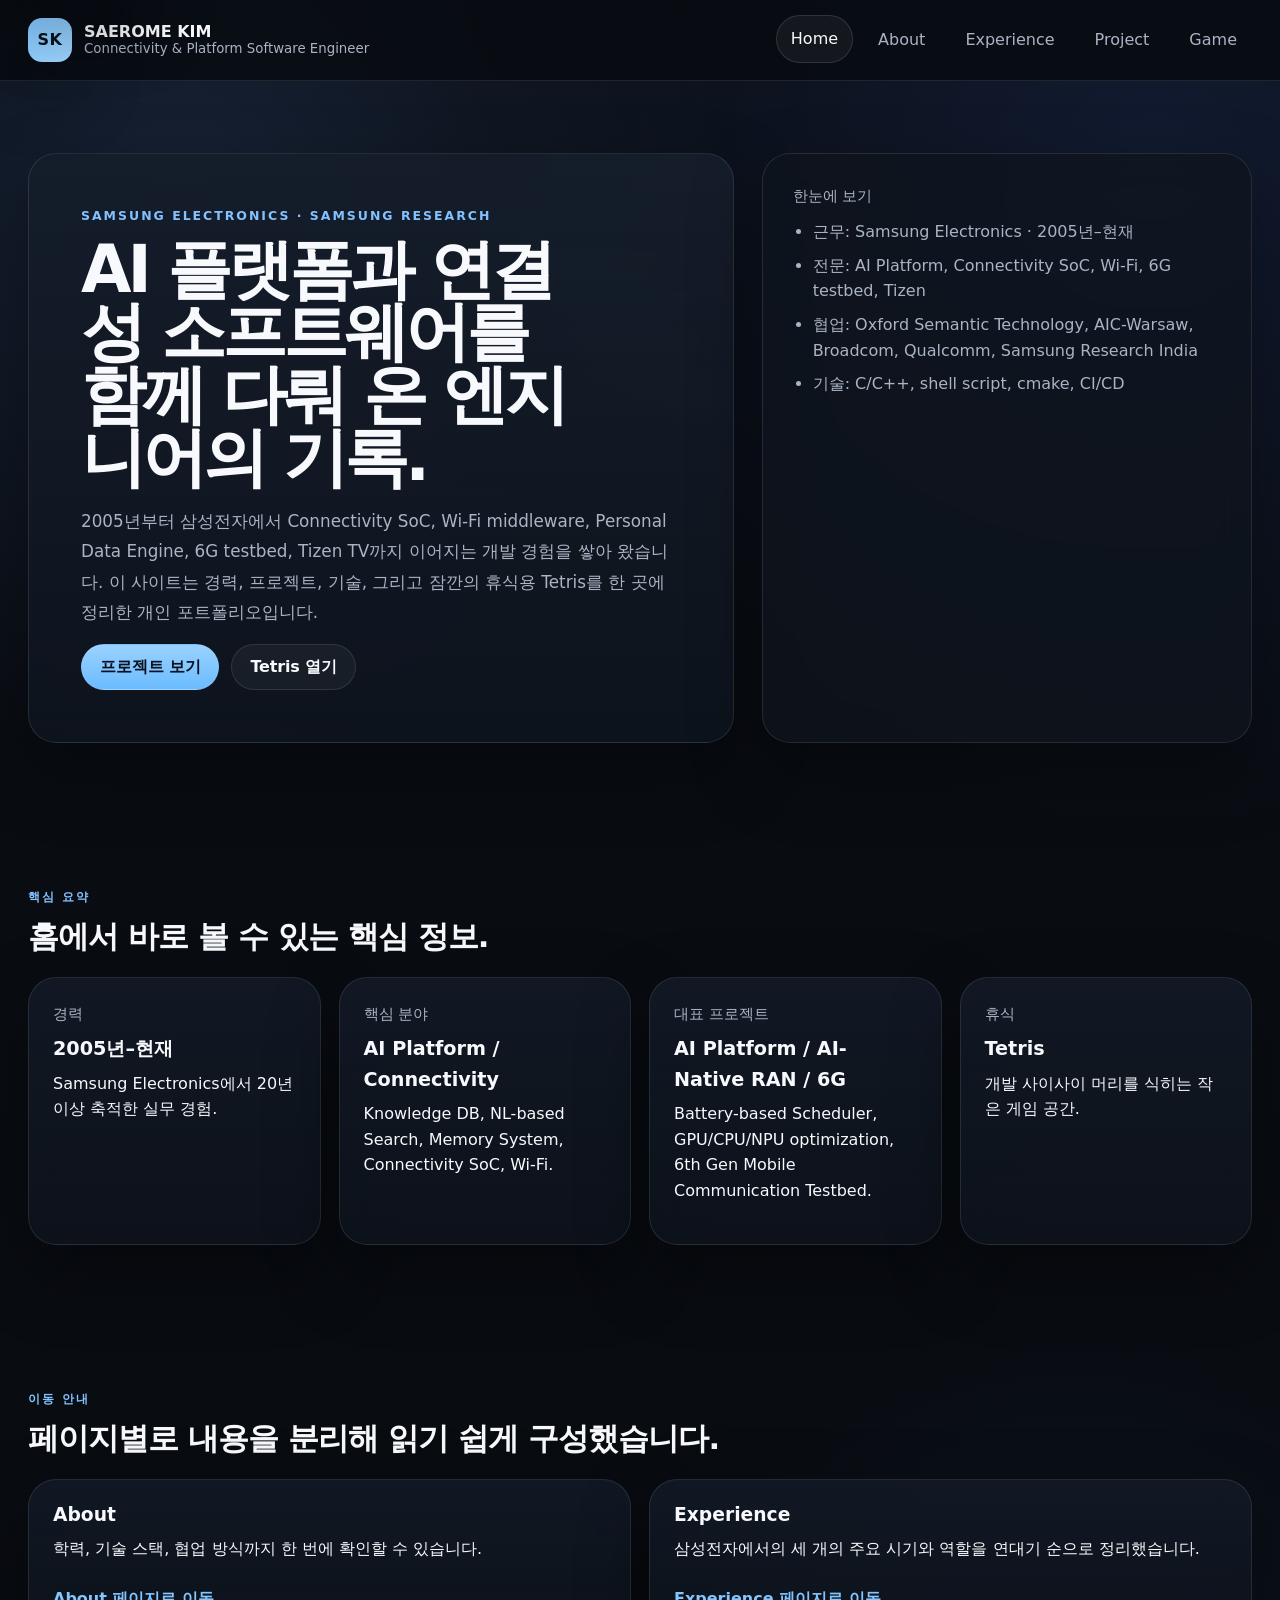
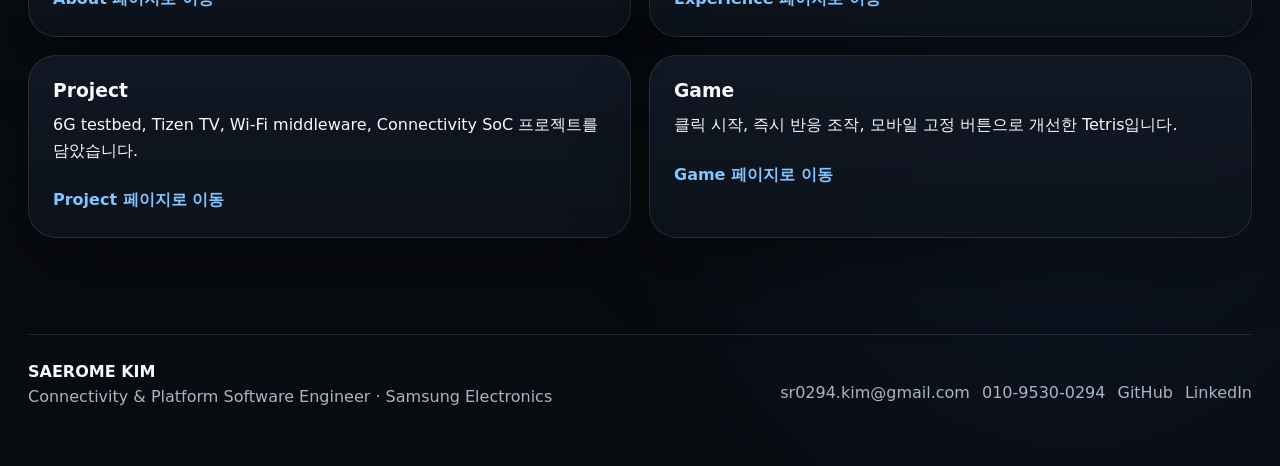
<file: index.html>
<!doctype html>
<html lang="ko">
  <head>
    <meta charset="utf-8">
    <meta name="viewport" content="width=device-width, initial-scale=1">
    <meta
      name="description"
      content="SAEROME KIM의 연결성, 무선, 플랫폼 소프트웨어 경력과 프로젝트, 그리고 Tetris 게임을 담은 개인 포트폴리오."
    >
    <title>SAEROME KIM | AI Platform &amp; Connectivity Software Engineer</title>
    <link rel="stylesheet" href="styles.css">
    <script src="script.js" defer></script>
  </head>
  <body class="page page-home" data-page="home">
    <a class="skip-link" href="#main">본문 바로가기</a>

    <header class="site-header">
      <div class="shell header-shell">
        <a class="brand" href="index.html" aria-label="SAEROME KIM 홈">
          <span class="brand-mark">SK</span>
          <span class="brand-text">
            <strong>SAEROME KIM</strong>
            <small>Connectivity &amp; Platform Software Engineer</small>
          </span>
        </a>

        <nav class="site-nav" aria-label="주요 메뉴">
          <a class="nav-link" href="index.html">Home</a>
          <a class="nav-link" href="about.html">About</a>
          <a class="nav-link" href="experience.html">Experience</a>
          <a class="nav-link" href="projects.html">Project</a>
          <a class="nav-link" href="game.html">Game</a>
        </nav>
      </div>
    </header>

    <main id="main">
      <section class="page-hero shell">
        <div class="page-hero__copy panel panel-hero">
          <p class="eyebrow">Samsung Electronics · Samsung Research</p>
          <h1>AI 플랫폼과 연결성 소프트웨어를 함께 다뤄 온 엔지니어의 기록.</h1>
          <p class="lead">
            2005년부터 삼성전자에서 Connectivity SoC, Wi-Fi middleware, Personal Data Engine,
            6G testbed, Tizen TV까지 이어지는 개발 경험을 쌓아 왔습니다.
            이 사이트는 경력, 프로젝트, 기술, 그리고 잠깐의 휴식용 Tetris를 한 곳에 정리한 개인 포트폴리오입니다.
          </p>
          <div class="hero-actions">
            <a class="button button-primary" href="projects.html">프로젝트 보기</a>
            <a class="button button-secondary" href="game.html">Tetris 열기</a>
          </div>
        </div>

        <aside class="page-hero__aside panel">
          <p class="card-label">한눈에 보기</p>
          <ul class="status-list">
            <li>근무: Samsung Electronics · 2005년–현재</li>
            <li>전문: AI Platform, Connectivity SoC, Wi-Fi, 6G testbed, Tizen</li>
            <li>협업: Oxford Semantic Technology, AIC-Warsaw, Broadcom, Qualcomm, Samsung Research India</li>
            <li>기술: C/C++, shell script, cmake, CI/CD</li>
          </ul>
        </aside>
      </section>

      <section class="section shell">
        <div class="section-heading">
          <p class="eyebrow">핵심 요약</p>
          <h2>홈에서 바로 볼 수 있는 핵심 정보.</h2>
        </div>
        <div class="metric-grid">
          <article class="metric-card">
            <span>경력</span>
            <strong>2005년–현재</strong>
            <p>Samsung Electronics에서 20년 이상 축적한 실무 경험.</p>
          </article>
          <article class="metric-card">
            <span>핵심 분야</span>
            <strong>AI Platform / Connectivity</strong>
            <p>Knowledge DB, NL-based Search, Memory System, Connectivity SoC, Wi-Fi.</p>
          </article>
          <article class="metric-card">
            <span>대표 프로젝트</span>
            <strong>AI Platform / AI-Native RAN / 6G</strong>
            <p>Battery-based Scheduler, GPU/CPU/NPU optimization, 6th Gen Mobile Communication Testbed.</p>
          </article>
          <article class="metric-card">
            <span>휴식</span>
            <strong>Tetris</strong>
            <p>개발 사이사이 머리를 식히는 작은 게임 공간.</p>
          </article>
        </div>
      </section>

      <section class="section shell">
        <div class="section-heading">
          <p class="eyebrow">이동 안내</p>
          <h2>페이지별로 내용을 분리해 읽기 쉽게 구성했습니다.</h2>
        </div>
        <div class="link-grid">
          <article class="link-card">
            <h3>About</h3>
            <p>학력, 기술 스택, 협업 방식까지 한 번에 확인할 수 있습니다.</p>
            <a class="text-link" href="about.html">About 페이지로 이동</a>
          </article>
          <article class="link-card">
            <h3>Experience</h3>
            <p>삼성전자에서의 세 개의 주요 시기와 역할을 연대기 순으로 정리했습니다.</p>
            <a class="text-link" href="experience.html">Experience 페이지로 이동</a>
          </article>
          <article class="link-card">
            <h3>Project</h3>
            <p>6G testbed, Tizen TV, Wi-Fi middleware, Connectivity SoC 프로젝트를 담았습니다.</p>
            <a class="text-link" href="projects.html">Project 페이지로 이동</a>
          </article>
          <article class="link-card">
            <h3>Game</h3>
            <p>클릭 시작, 즉시 반응 조작, 모바일 고정 버튼으로 개선한 Tetris입니다.</p>
            <a class="text-link" href="game.html">Game 페이지로 이동</a>
          </article>
        </div>
      </section>
    </main>

    <footer class="site-footer shell">
      <div>
        <strong>SAEROME KIM</strong>
        <p>Connectivity &amp; Platform Software Engineer · Samsung Electronics</p>
      </div>
      <div class="footer-links">
        <a href="mailto:sr0294.kim@gmail.com">sr0294.kim@gmail.com</a>
        <a href="tel:+821095300294">010-9530-0294</a>
        <a href="https://github.com/saerome-kim" target="_blank" rel="noopener noreferrer">GitHub</a>
        <a href="https://www.linkedin.com/in/saerome-kim-599068230/" target="_blank" rel="noopener noreferrer">LinkedIn</a>
      </div>
    </footer>
  </body>
</html>
</file>
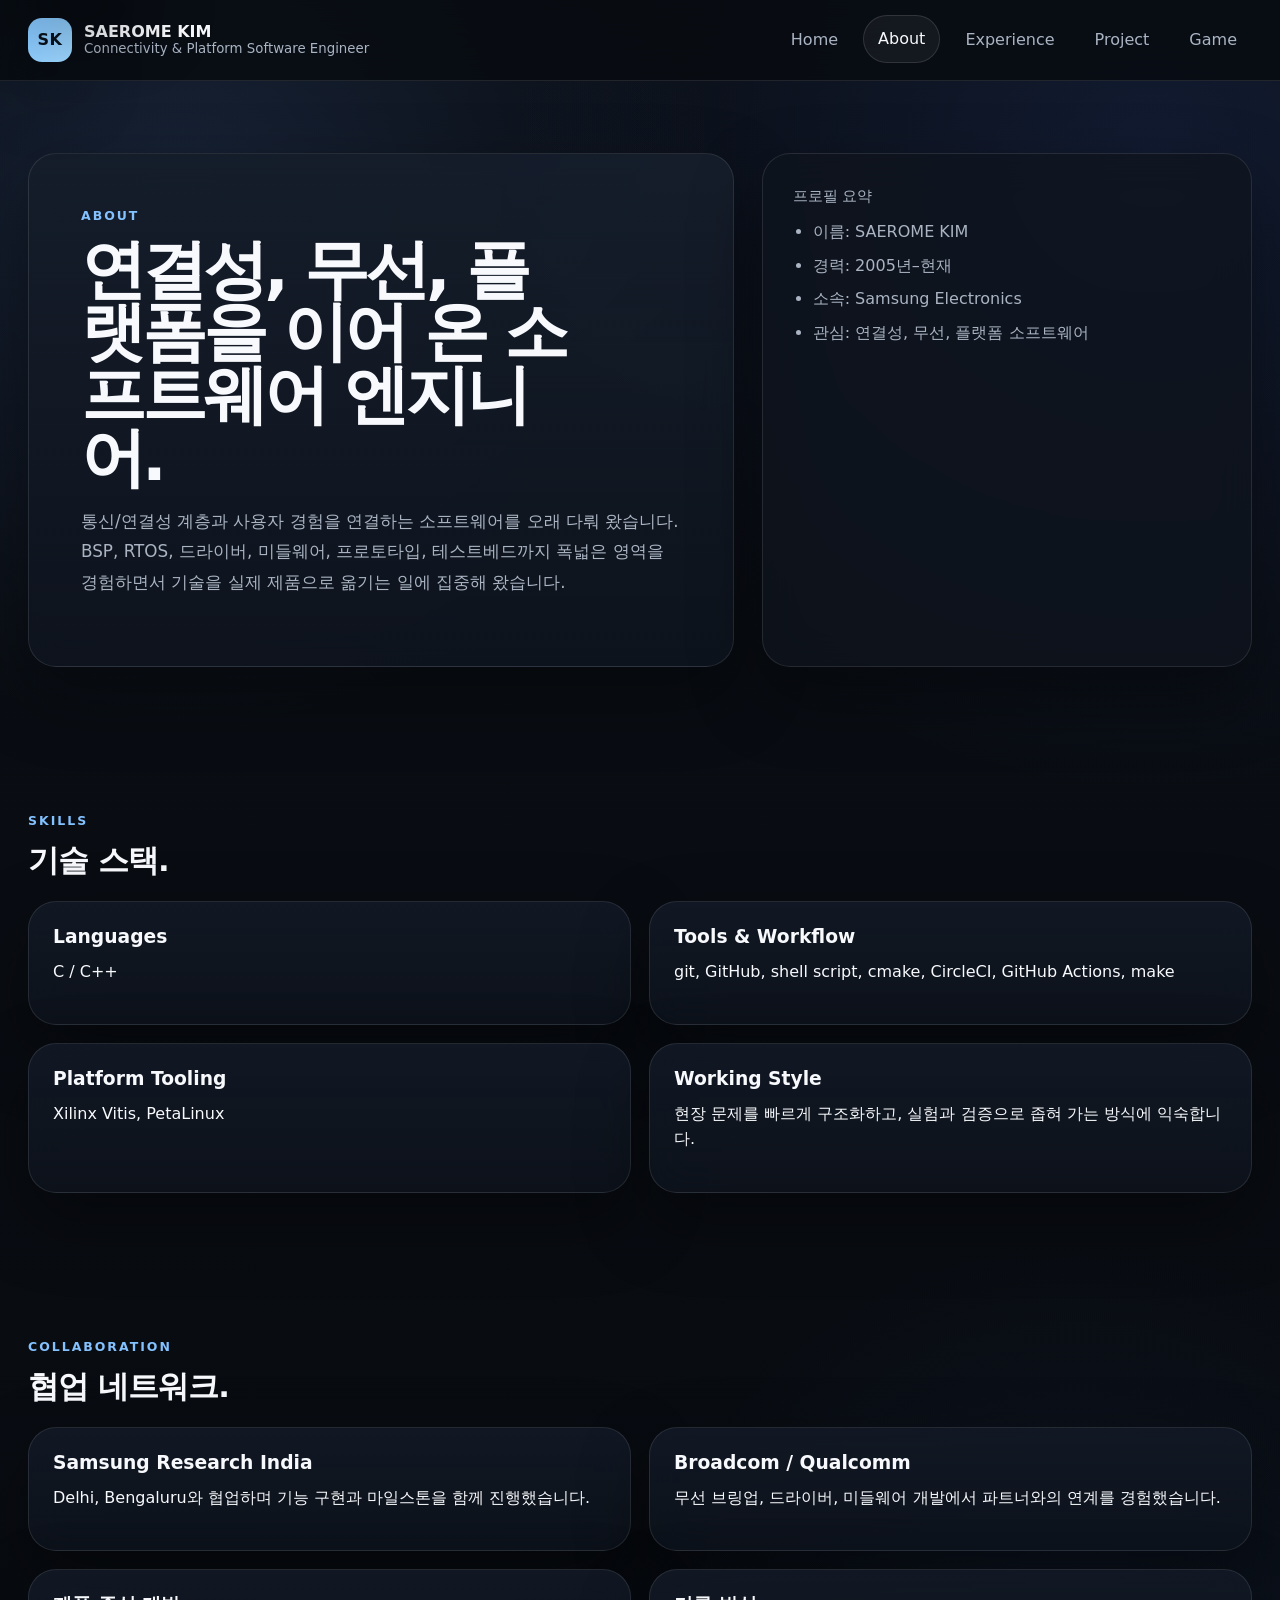
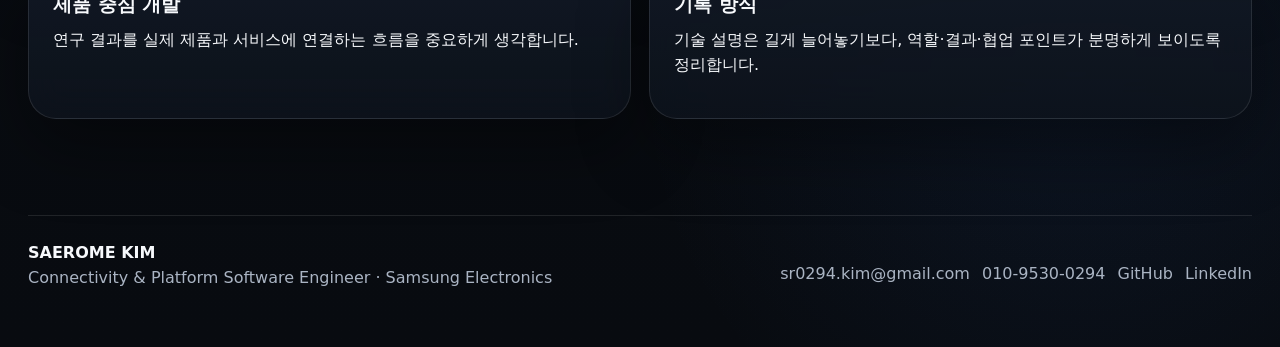
<file: about.html>
<!doctype html>
<html lang="ko">
  <head>
    <meta charset="utf-8">
    <meta name="viewport" content="width=device-width, initial-scale=1">
    <meta
      name="description"
      content="SAEROME KIM의 기술 스택, 협업 스타일을 정리한 About 페이지."
    >
    <title>About | SAEROME KIM</title>
    <link rel="stylesheet" href="styles.css">
    <script src="script.js" defer></script>
  </head>
  <body class="page page-about" data-page="about">
    <a class="skip-link" href="#main">본문 바로가기</a>

    <header class="site-header">
      <div class="shell header-shell">
        <a class="brand" href="index.html" aria-label="SAEROME KIM 홈">
          <span class="brand-mark">SK</span>
          <span class="brand-text">
            <strong>SAEROME KIM</strong>
            <small>Connectivity &amp; Platform Software Engineer</small>
          </span>
        </a>

        <nav class="site-nav" aria-label="주요 메뉴">
          <a class="nav-link" href="index.html">Home</a>
          <a class="nav-link" href="about.html">About</a>
          <a class="nav-link" href="experience.html">Experience</a>
          <a class="nav-link" href="projects.html">Project</a>
          <a class="nav-link" href="game.html">Game</a>
        </nav>
      </div>
    </header>

    <main id="main">
      <section class="page-hero shell">
        <div class="page-hero__copy panel panel-hero">
          <p class="eyebrow">About</p>
          <h1>연결성, 무선, 플랫폼을 이어 온 소프트웨어 엔지니어.</h1>
          <p class="lead">
            통신/연결성 계층과 사용자 경험을 연결하는 소프트웨어를 오래 다뤄 왔습니다.
            BSP, RTOS, 드라이버, 미들웨어, 프로토타입, 테스트베드까지 폭넓은 영역을
            경험하면서 기술을 실제 제품으로 옮기는 일에 집중해 왔습니다.
          </p>
        </div>

        <aside class="page-hero__aside panel">
          <p class="card-label">프로필 요약</p>
          <ul class="status-list">
            <li>이름: SAEROME KIM</li>
            <li>경력: 2005년–현재</li>
            <li>소속: Samsung Electronics</li>
            <li>관심: 연결성, 무선, 플랫폼 소프트웨어</li>
          </ul>
        </aside>
      </section>

      <section class="section shell">
        <div class="section-heading">
          <p class="eyebrow">Skills</p>
          <h2>기술 스택.</h2>
        </div>
        <div class="content-grid">
          <article class="info-card">
            <h3>Languages</h3>
            <p>C / C++</p>
          </article>
          <article class="info-card">
            <h3>Tools &amp; Workflow</h3>
            <p>git, GitHub, shell script, cmake, CircleCI, GitHub Actions, make</p>
          </article>
          <article class="info-card">
            <h3>Platform Tooling</h3>
            <p>Xilinx Vitis, PetaLinux</p>
          </article>
          <article class="info-card">
            <h3>Working Style</h3>
            <p>현장 문제를 빠르게 구조화하고, 실험과 검증으로 좁혀 가는 방식에 익숙합니다.</p>
          </article>
        </div>
      </section>

      <section class="section shell">
        <div class="section-heading">
          <p class="eyebrow">Collaboration</p>
          <h2>협업 네트워크.</h2>
        </div>
        <div class="link-grid">
          <article class="link-card">
            <h3>Samsung Research India</h3>
            <p>Delhi, Bengaluru와 협업하며 기능 구현과 마일스톤을 함께 진행했습니다.</p>
          </article>
          <article class="link-card">
            <h3>Broadcom / Qualcomm</h3>
            <p>무선 브링업, 드라이버, 미들웨어 개발에서 파트너와의 연계를 경험했습니다.</p>
          </article>
          <article class="link-card">
            <h3>제품 중심 개발</h3>
            <p>연구 결과를 실제 제품과 서비스에 연결하는 흐름을 중요하게 생각합니다.</p>
          </article>
          <article class="link-card">
            <h3>기록 방식</h3>
            <p>기술 설명은 길게 늘어놓기보다, 역할·결과·협업 포인트가 분명하게 보이도록 정리합니다.</p>
          </article>
        </div>
      </section>
    </main>

    <footer class="site-footer shell">
      <div>
        <strong>SAEROME KIM</strong>
        <p>Connectivity &amp; Platform Software Engineer · Samsung Electronics</p>
      </div>
      <div class="footer-links">
        <a href="mailto:sr0294.kim@gmail.com">sr0294.kim@gmail.com</a>
        <a href="tel:+821095300294">010-9530-0294</a>
        <a href="https://github.com/saerome-kim" target="_blank" rel="noopener noreferrer">GitHub</a>
        <a href="https://www.linkedin.com/in/saerome-kim-599068230/" target="_blank" rel="noopener noreferrer">LinkedIn</a>
      </div>
    </footer>
  </body>
</html>
</file>
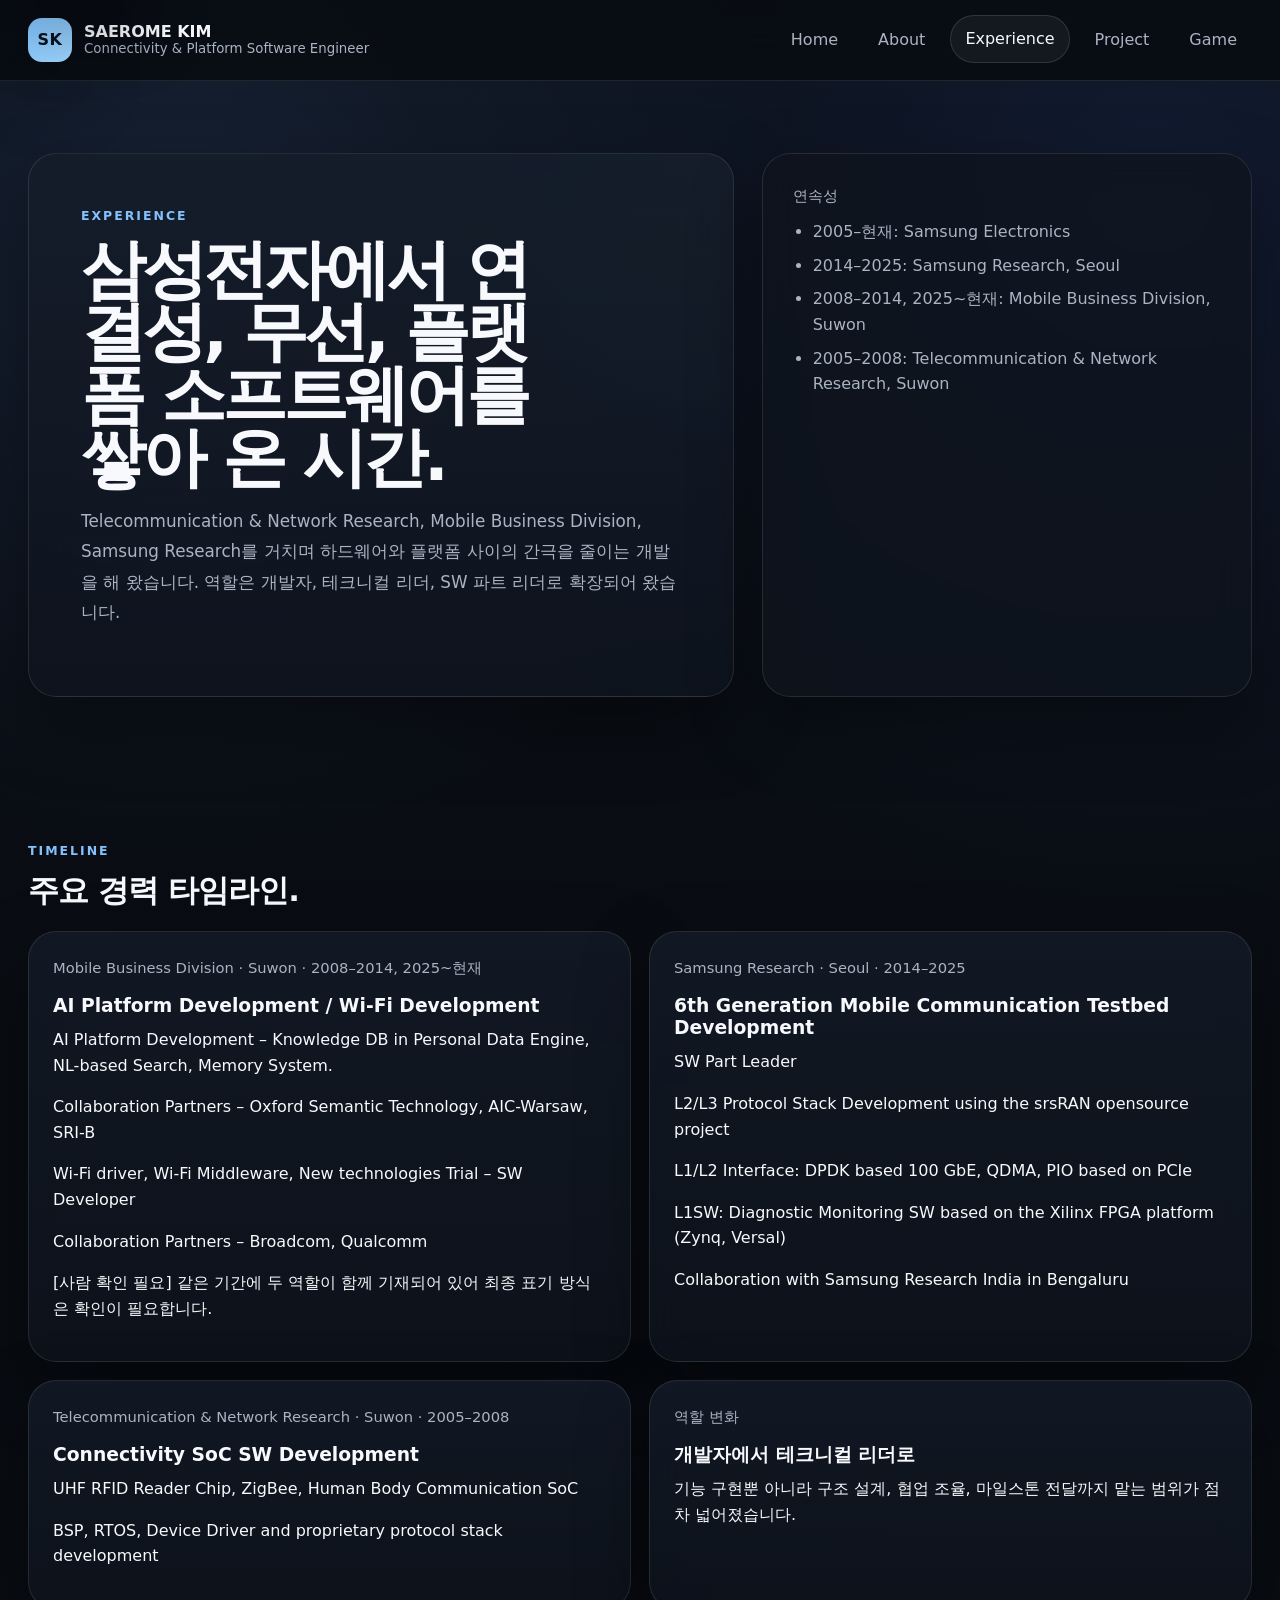
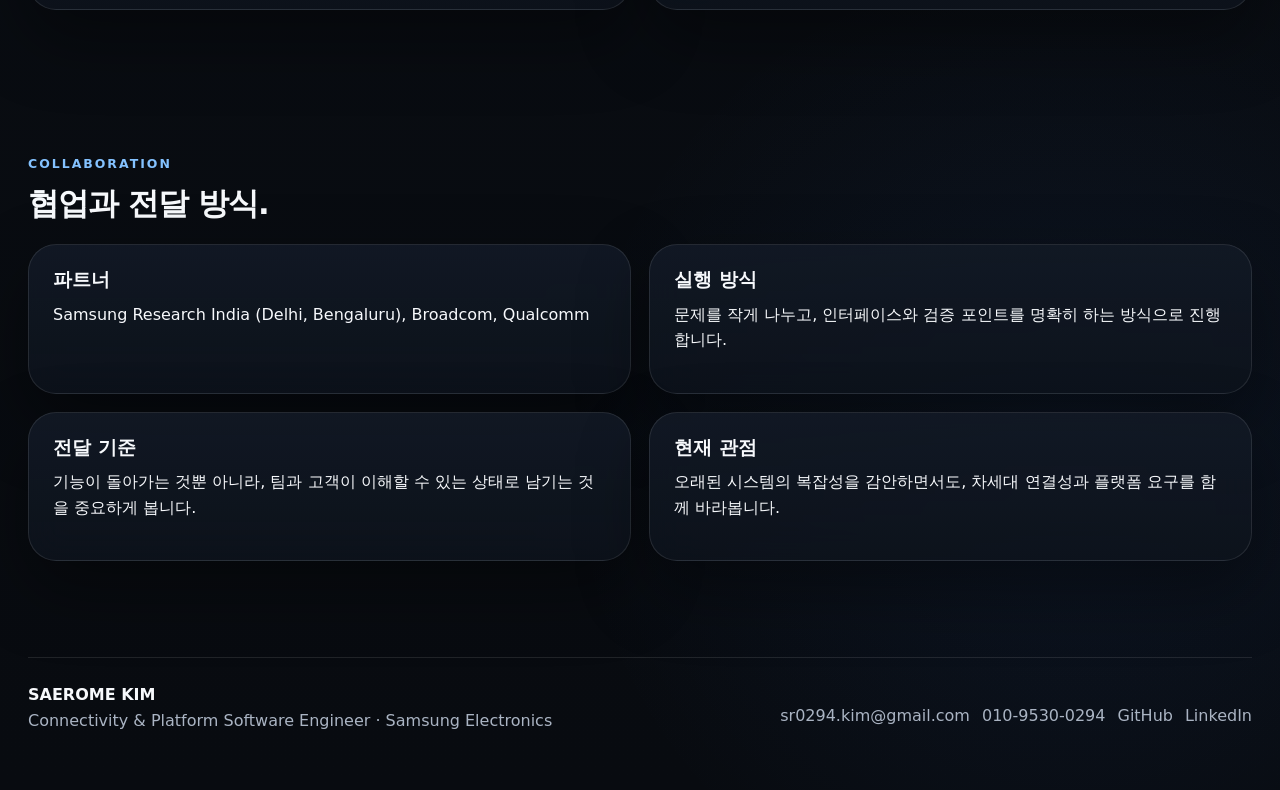
<file: experience.html>
<!doctype html>
<html lang="ko">
  <head>
    <meta charset="utf-8">
    <meta name="viewport" content="width=device-width, initial-scale=1">
    <meta
      name="description"
      content="SAEROME KIM의 삼성전자 경력과 주요 역할을 정리한 Experience 페이지."
    >
    <title>Experience | SAEROME KIM</title>
    <link rel="stylesheet" href="styles.css">
    <script src="script.js" defer></script>
  </head>
  <body class="page page-experience" data-page="experience">
    <a class="skip-link" href="#main">본문 바로가기</a>

    <header class="site-header">
      <div class="shell header-shell">
        <a class="brand" href="index.html" aria-label="SAEROME KIM 홈">
          <span class="brand-mark">SK</span>
          <span class="brand-text">
            <strong>SAEROME KIM</strong>
            <small>Connectivity &amp; Platform Software Engineer</small>
          </span>
        </a>

        <nav class="site-nav" aria-label="주요 메뉴">
          <a class="nav-link" href="index.html">Home</a>
          <a class="nav-link" href="about.html">About</a>
          <a class="nav-link" href="experience.html">Experience</a>
          <a class="nav-link" href="projects.html">Project</a>
          <a class="nav-link" href="game.html">Game</a>
        </nav>
      </div>
    </header>

    <main id="main">
      <section class="page-hero shell">
        <div class="page-hero__copy panel panel-hero">
          <p class="eyebrow">Experience</p>
          <h1>삼성전자에서 연결성, 무선, 플랫폼 소프트웨어를 쌓아 온 시간.</h1>
          <p class="lead">
            Telecommunication &amp; Network Research, Mobile Business Division, Samsung Research를 거치며
            하드웨어와 플랫폼 사이의 간극을 줄이는 개발을 해 왔습니다. 역할은 개발자, 테크니컬 리더,
            SW 파트 리더로 확장되어 왔습니다.
          </p>
        </div>

        <aside class="page-hero__aside panel">
          <p class="card-label">연속성</p>
          <ul class="status-list">
            <li>2005–현재: Samsung Electronics</li>
            <li>2014–2025: Samsung Research, Seoul</li>
            <li>2008–2014, 2025~현재: Mobile Business Division, Suwon</li>
            <li>2005–2008: Telecommunication &amp; Network Research, Suwon</li>
          </ul>
        </aside>
      </section>

      <section class="section shell">
        <div class="section-heading">
          <p class="eyebrow">Timeline</p>
          <h2>주요 경력 타임라인.</h2>
        </div>
        <div class="timeline">
          <article class="timeline-card">
            <p class="timeline-meta">Mobile Business Division · Suwon · 2008–2014, 2025~현재</p>
            <h3>AI Platform Development / Wi-Fi Development</h3>
            <p>AI Platform Development – Knowledge DB in Personal Data Engine, NL-based Search, Memory System.</p>
            <p>Collaboration Partners – Oxford Semantic Technology, AIC-Warsaw, SRI-B</p>
            <p>Wi-Fi driver, Wi-Fi Middleware, New technologies Trial – SW Developer</p>
            <p>Collaboration Partners – Broadcom, Qualcomm</p>
            <p>[사람 확인 필요] 같은 기간에 두 역할이 함께 기재되어 있어 최종 표기 방식은 확인이 필요합니다.</p>
          </article>

          <article class="timeline-card">
            <p class="timeline-meta">Samsung Research · Seoul · 2014–2025</p>
            <h3>6th Generation Mobile Communication Testbed Development</h3>
            <p>SW Part Leader</p>
            <p>L2/L3 Protocol Stack Development using the srsRAN opensource project</p>
            <p>L1/L2 Interface: DPDK based 100 GbE, QDMA, PIO based on PCIe</p>
            <p>L1SW: Diagnostic Monitoring SW based on the Xilinx FPGA platform (Zynq, Versal)</p>
            <p>Collaboration with Samsung Research India in Bengaluru</p>
          </article>

          <article class="timeline-card">
            <p class="timeline-meta">Telecommunication &amp; Network Research · Suwon · 2005–2008</p>
            <h3>Connectivity SoC SW Development</h3>
            <p>UHF RFID Reader Chip, ZigBee, Human Body Communication SoC</p>
            <p>BSP, RTOS, Device Driver and proprietary protocol stack development</p>
          </article>

          <article class="timeline-card">
            <p class="timeline-meta">역할 변화</p>
            <h3>개발자에서 테크니컬 리더로</h3>
            <p>기능 구현뿐 아니라 구조 설계, 협업 조율, 마일스톤 전달까지 맡는 범위가 점차 넓어졌습니다.</p>
          </article>
        </div>
      </section>

      <section class="section shell">
        <div class="section-heading">
          <p class="eyebrow">Collaboration</p>
          <h2>협업과 전달 방식.</h2>
        </div>
        <div class="content-grid">
          <article class="info-card">
            <h3>파트너</h3>
            <p>Samsung Research India (Delhi, Bengaluru), Broadcom, Qualcomm</p>
          </article>
          <article class="info-card">
            <h3>실행 방식</h3>
            <p>문제를 작게 나누고, 인터페이스와 검증 포인트를 명확히 하는 방식으로 진행합니다.</p>
          </article>
          <article class="info-card">
            <h3>전달 기준</h3>
            <p>기능이 돌아가는 것뿐 아니라, 팀과 고객이 이해할 수 있는 상태로 남기는 것을 중요하게 봅니다.</p>
          </article>
          <article class="info-card">
            <h3>현재 관점</h3>
            <p>오래된 시스템의 복잡성을 감안하면서도, 차세대 연결성과 플랫폼 요구를 함께 바라봅니다.</p>
          </article>
        </div>
      </section>
    </main>

    <footer class="site-footer shell">
      <div>
        <strong>SAEROME KIM</strong>
        <p>Connectivity &amp; Platform Software Engineer · Samsung Electronics</p>
      </div>
      <div class="footer-links">
        <a href="mailto:sr0294.kim@gmail.com">sr0294.kim@gmail.com</a>
        <a href="tel:+821095300294">010-9530-0294</a>
        <a href="https://github.com/saerome-kim" target="_blank" rel="noopener noreferrer">GitHub</a>
        <a href="https://www.linkedin.com/in/saerome-kim-599068230/" target="_blank" rel="noopener noreferrer">LinkedIn</a>
      </div>
    </footer>
  </body>
</html>
</file>
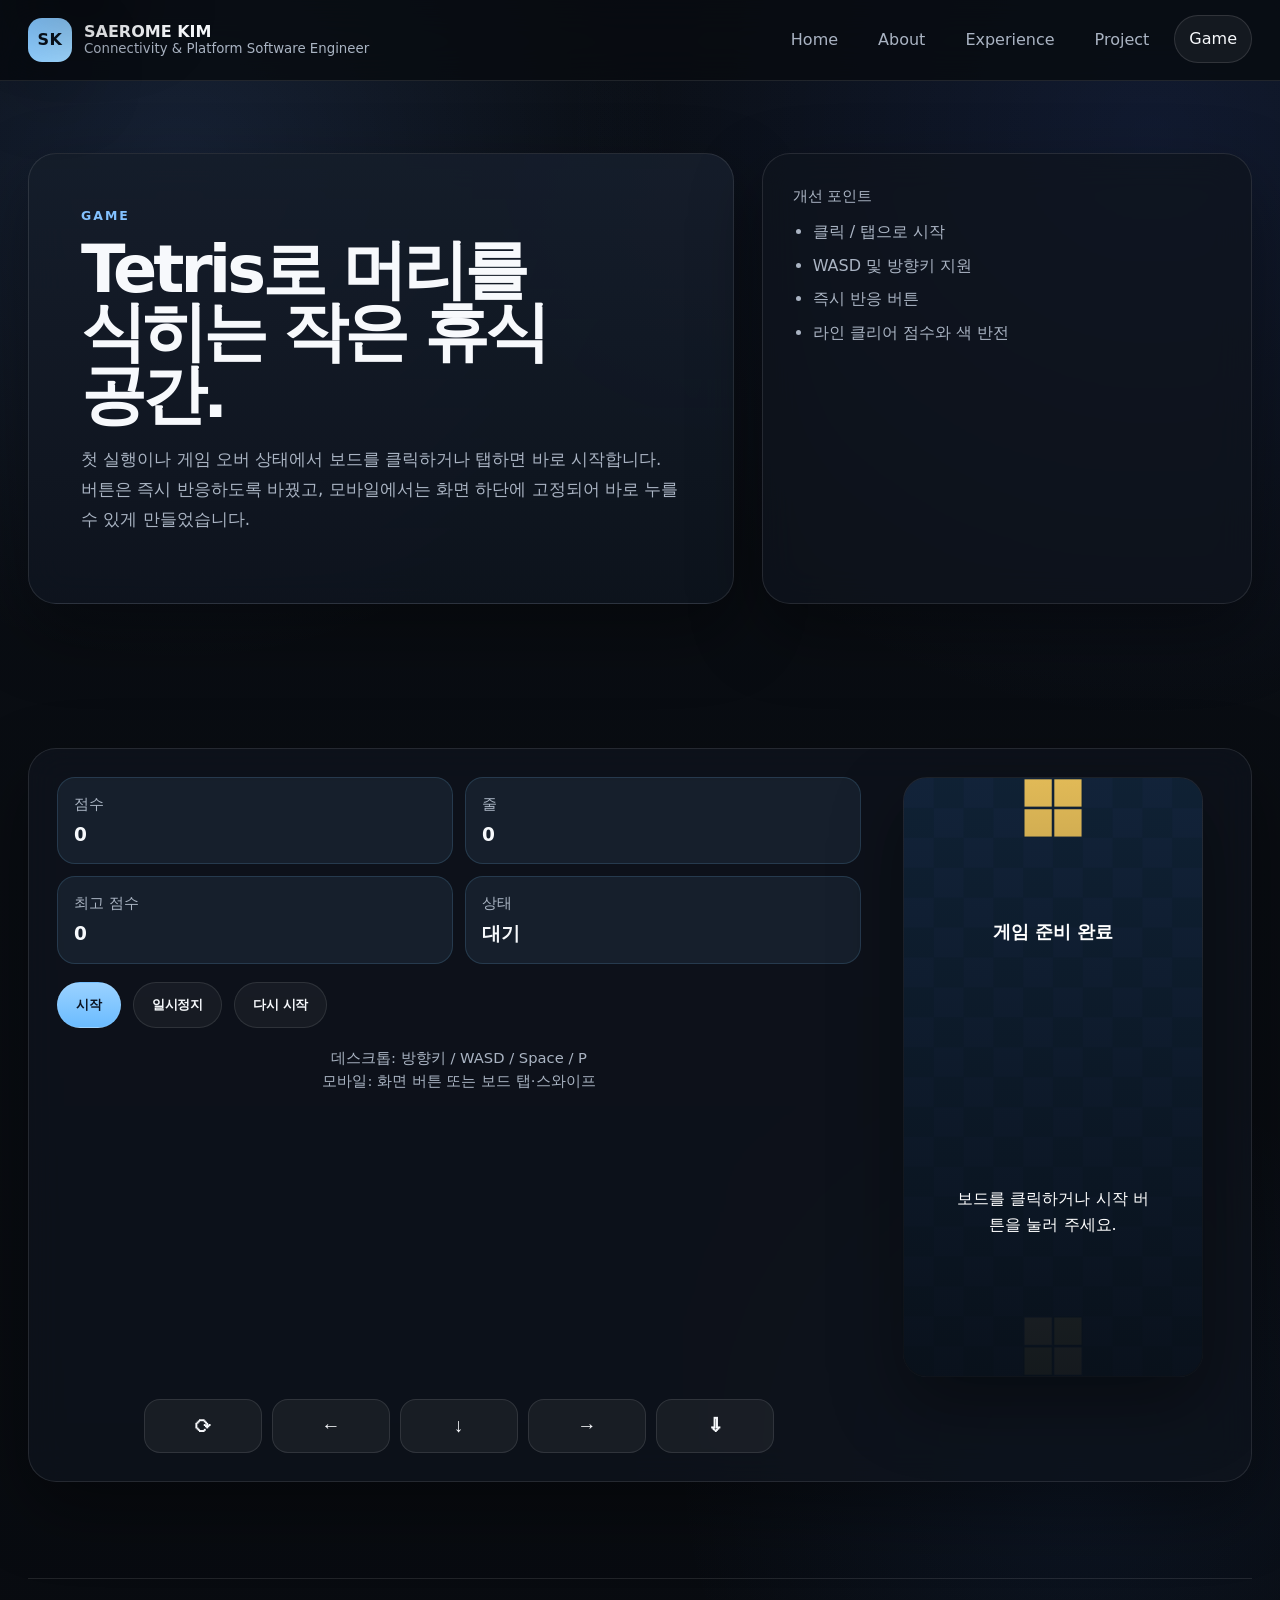
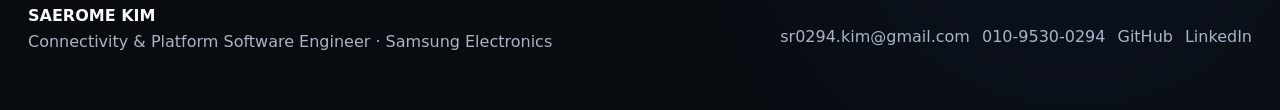
<file: game.html>
<!doctype html>
<html lang="ko">
  <head>
    <meta charset="utf-8">
    <meta name="viewport" content="width=device-width, initial-scale=1">
    <meta
      name="description"
      content="클릭 시작, 즉시 반응, 모바일 고정 조작으로 개선한 Tetris 게임 페이지."
    >
    <title>Game | SAEROME KIM</title>
    <link rel="stylesheet" href="styles.css">
    <script src="script.js" defer></script>
  </head>
  <body class="page page-game" data-page="game">
    <a class="skip-link" href="#main">본문 바로가기</a>

    <header class="site-header">
      <div class="shell header-shell">
        <a class="brand" href="index.html" aria-label="SAEROME KIM 홈">
          <span class="brand-mark">SK</span>
          <span class="brand-text">
            <strong>SAEROME KIM</strong>
            <small>Connectivity &amp; Platform Software Engineer</small>
          </span>
        </a>

        <nav class="site-nav" aria-label="주요 메뉴">
          <a class="nav-link" href="index.html">Home</a>
          <a class="nav-link" href="about.html">About</a>
          <a class="nav-link" href="experience.html">Experience</a>
          <a class="nav-link" href="projects.html">Project</a>
          <a class="nav-link" href="game.html">Game</a>
        </nav>
      </div>
    </header>

    <main id="main">
      <section class="page-hero shell">
        <div class="page-hero__copy panel panel-hero">
          <p class="eyebrow">Game</p>
          <h1>Tetris로 머리를 식히는 작은 휴식 공간.</h1>
          <p class="lead">
            첫 실행이나 게임 오버 상태에서 보드를 클릭하거나 탭하면 바로 시작합니다.
            버튼은 즉시 반응하도록 바꿨고, 모바일에서는 화면 하단에 고정되어 바로 누를 수 있게 만들었습니다.
          </p>
        </div>

        <aside class="page-hero__aside panel">
          <p class="card-label">개선 포인트</p>
          <ul class="status-list">
            <li>클릭 / 탭으로 시작</li>
            <li>WASD 및 방향키 지원</li>
            <li>즉시 반응 버튼</li>
            <li>라인 클리어 점수와 색 반전</li>
          </ul>
        </aside>
      </section>

      <section class="section shell">
        <div class="games-panel" data-game-shell>
          <div class="games-summary">
            <div class="game-stats" aria-live="polite">
              <div><span>점수</span><strong data-score>0</strong></div>
              <div><span>줄</span><strong data-lines>0</strong></div>
              <div><span>최고 점수</span><strong data-best-score>0</strong></div>
              <div><span>상태</span><strong data-status>대기</strong></div>
            </div>

            <div class="game-actions">
              <button class="button button-primary" type="button" data-start>시작</button>
              <button class="button button-secondary" type="button" data-pause>일시정지</button>
              <button class="button button-secondary" type="button" data-restart>다시 시작</button>
            </div>

            <p class="game-hint">
              데스크톱: 방향키 / WASD / Space / P<br>
              모바일: 화면 버튼 또는 보드 탭·스와이프
            </p>
          </div>

          <div class="game-stage" data-game-stage>
            <canvas
              class="game-board"
              width="240"
              height="480"
              data-canvas
              aria-label="테트리스 게임 보드"
              role="img"
            ></canvas>

            <div class="game-overlay" data-game-overlay aria-live="polite">
              <strong data-overlay-title>게임 준비 완료</strong>
              <p data-overlay-copy>보드를 클릭하거나 시작 버튼을 눌러 주세요.</p>
            </div>

            <div class="game-fx" data-game-fx aria-hidden="true"></div>
          </div>

          <div class="game-controls" aria-label="모바일 조작">
            <button class="control control-rotate" type="button" data-action="rotate" aria-label="블록 회전">⟳</button>
            <button class="control control-left" type="button" data-action="left" aria-label="왼쪽으로 이동">←</button>
            <button class="control control-down" type="button" data-action="down" aria-label="아래로 이동">↓</button>
            <button class="control control-right" type="button" data-action="right" aria-label="오른쪽으로 이동">→</button>
            <button class="control control-drop" type="button" data-action="drop" aria-label="한 번에 떨어뜨리기">⇩</button>
          </div>
        </div>
      </section>
    </main>

    <footer class="site-footer shell">
      <div>
        <strong>SAEROME KIM</strong>
        <p>Connectivity &amp; Platform Software Engineer · Samsung Electronics</p>
      </div>
      <div class="footer-links">
        <a href="mailto:sr0294.kim@gmail.com">sr0294.kim@gmail.com</a>
        <a href="tel:+821095300294">010-9530-0294</a>
        <a href="https://github.com/saerome-kim" target="_blank" rel="noopener noreferrer">GitHub</a>
        <a href="https://www.linkedin.com/in/saerome-kim-599068230/" target="_blank" rel="noopener noreferrer">LinkedIn</a>
      </div>
    </footer>
  </body>
</html>
</file>
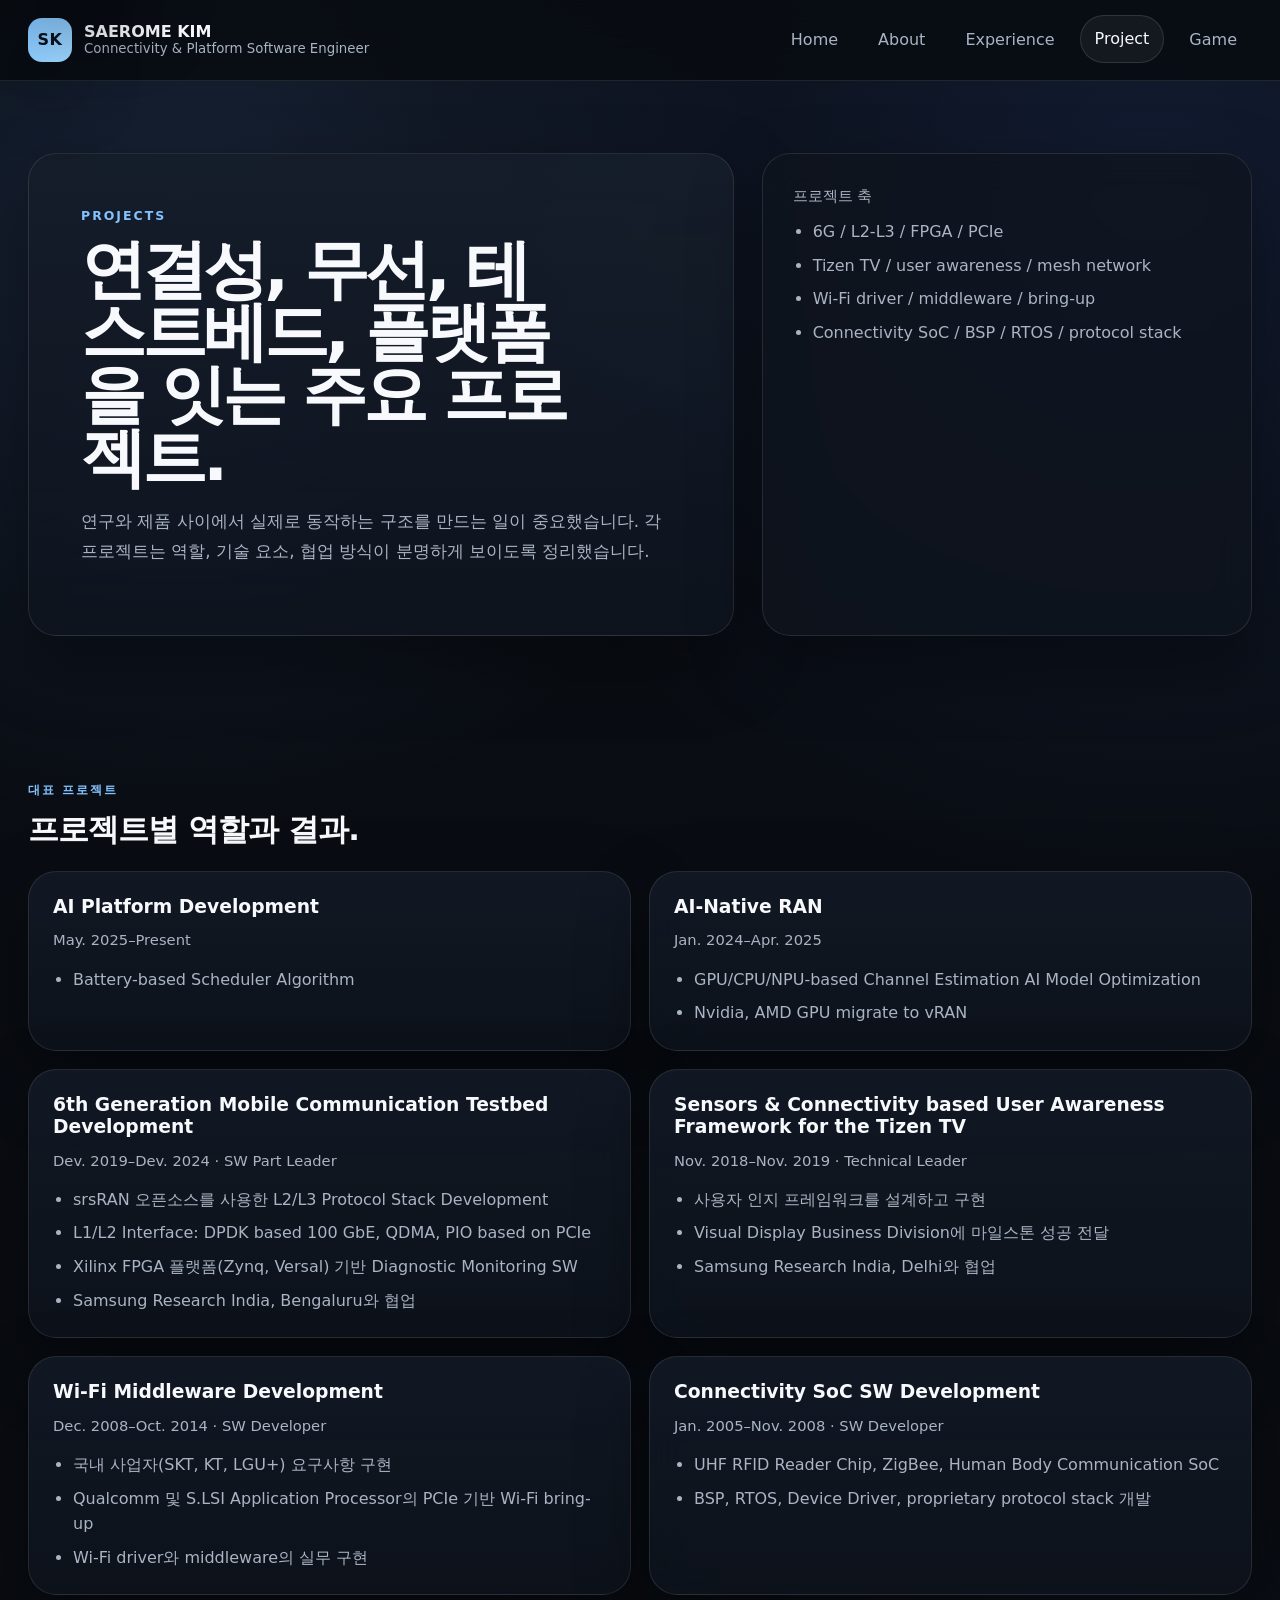
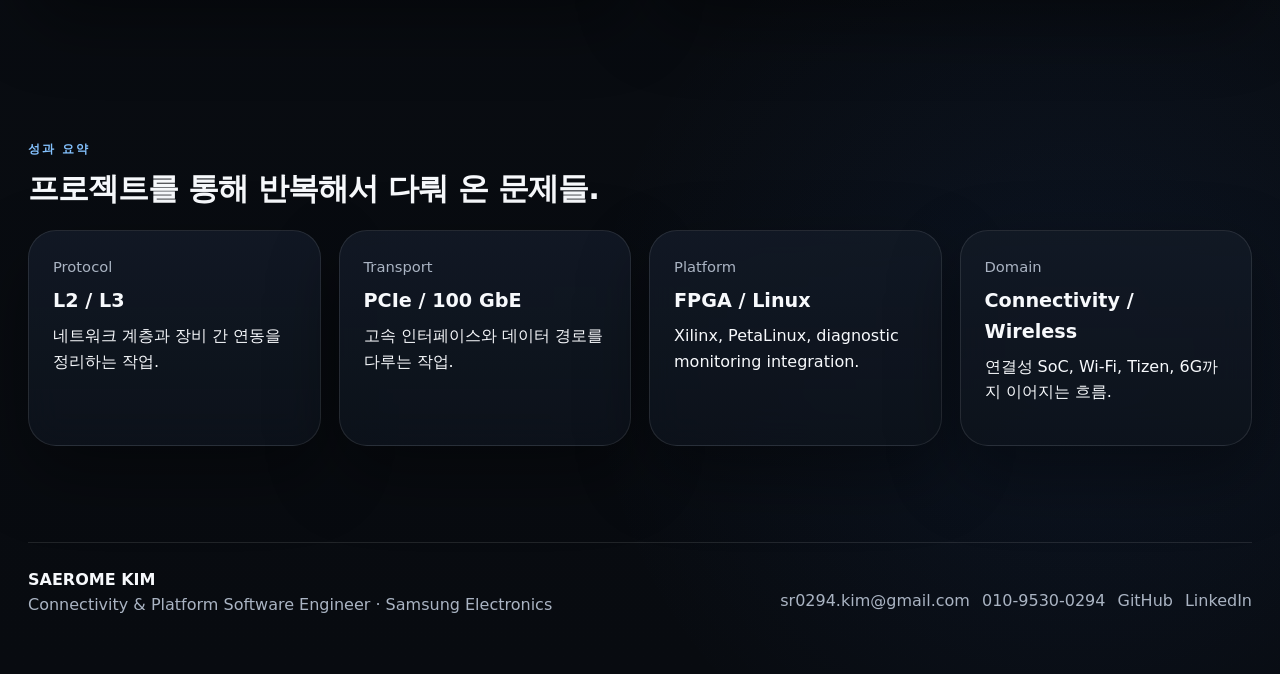
<file: projects.html>
<!doctype html>
<html lang="ko">
  <head>
    <meta charset="utf-8">
    <meta name="viewport" content="width=device-width, initial-scale=1">
    <meta
      name="description"
      content="SAEROME KIM의 대표 프로젝트와 성과를 정리한 Projects 페이지."
    >
    <title>Project | SAEROME KIM</title>
    <link rel="stylesheet" href="styles.css">
    <script src="script.js" defer></script>
  </head>
  <body class="page page-projects" data-page="projects">
    <a class="skip-link" href="#main">본문 바로가기</a>

    <header class="site-header">
      <div class="shell header-shell">
        <a class="brand" href="index.html" aria-label="SAEROME KIM 홈">
          <span class="brand-mark">SK</span>
          <span class="brand-text">
            <strong>SAEROME KIM</strong>
            <small>Connectivity &amp; Platform Software Engineer</small>
          </span>
        </a>

        <nav class="site-nav" aria-label="주요 메뉴">
          <a class="nav-link" href="index.html">Home</a>
          <a class="nav-link" href="about.html">About</a>
          <a class="nav-link" href="experience.html">Experience</a>
          <a class="nav-link" href="projects.html">Project</a>
          <a class="nav-link" href="game.html">Game</a>
        </nav>
      </div>
    </header>

    <main id="main">
      <section class="page-hero shell">
        <div class="page-hero__copy panel panel-hero">
          <p class="eyebrow">Projects</p>
          <h1>연결성, 무선, 테스트베드, 플랫폼을 잇는 주요 프로젝트.</h1>
          <p class="lead">
            연구와 제품 사이에서 실제로 동작하는 구조를 만드는 일이 중요했습니다.
            각 프로젝트는 역할, 기술 요소, 협업 방식이 분명하게 보이도록 정리했습니다.
          </p>
        </div>

        <aside class="page-hero__aside panel">
          <p class="card-label">프로젝트 축</p>
          <ul class="status-list">
            <li>6G / L2-L3 / FPGA / PCIe</li>
            <li>Tizen TV / user awareness / mesh network</li>
            <li>Wi-Fi driver / middleware / bring-up</li>
            <li>Connectivity SoC / BSP / RTOS / protocol stack</li>
          </ul>
        </aside>
      </section>

      <section class="section shell">
        <div class="section-heading">
          <p class="eyebrow">대표 프로젝트</p>
          <h2>프로젝트별 역할과 결과.</h2>
        </div>
        <div class="project-grid project-grid--wide">
          <article class="project-card">
            <h3>AI Platform Development</h3>
            <p class="project-meta">May. 2025–Present</p>
            <ul class="bullet-list">
              <li>Battery-based Scheduler Algorithm</li>
            </ul>
          </article>

          <article class="project-card">
            <h3>AI-Native RAN</h3>
            <p class="project-meta">Jan. 2024–Apr. 2025</p>
            <ul class="bullet-list">
              <li>GPU/CPU/NPU-based Channel Estimation AI Model Optimization</li>
              <li>Nvidia, AMD GPU migrate to vRAN</li>
            </ul>
          </article>

          <article class="project-card">
            <h3>6th Generation Mobile Communication Testbed Development</h3>
            <p class="project-meta">Dev. 2019–Dev. 2024 · SW Part Leader</p>
            <ul class="bullet-list">
              <li>srsRAN 오픈소스를 사용한 L2/L3 Protocol Stack Development</li>
              <li>L1/L2 Interface: DPDK based 100 GbE, QDMA, PIO based on PCIe</li>
              <li>Xilinx FPGA 플랫폼(Zynq, Versal) 기반 Diagnostic Monitoring SW</li>
              <li>Samsung Research India, Bengaluru와 협업</li>
            </ul>
          </article>

          <article class="project-card">
            <h3>Sensors &amp; Connectivity based User Awareness Framework for the Tizen TV</h3>
            <p class="project-meta">Nov. 2018–Nov. 2019 · Technical Leader</p>
            <ul class="bullet-list">
              <li>사용자 인지 프레임워크를 설계하고 구현</li>
              <li>Visual Display Business Division에 마일스톤 성공 전달</li>
              <li>Samsung Research India, Delhi와 협업</li>
            </ul>
          </article>

          <article class="project-card">
            <h3>Wi-Fi Middleware Development</h3>
            <p class="project-meta">Dec. 2008–Oct. 2014 · SW Developer</p>
            <ul class="bullet-list">
              <li>국내 사업자(SKT, KT, LGU+) 요구사항 구현</li>
              <li>Qualcomm 및 S.LSI Application Processor의 PCIe 기반 Wi-Fi bring-up</li>
              <li>Wi-Fi driver와 middleware의 실무 구현</li>
            </ul>
          </article>

          <article class="project-card">
            <h3>Connectivity SoC SW Development</h3>
            <p class="project-meta">Jan. 2005–Nov. 2008 · SW Developer</p>
            <ul class="bullet-list">
              <li>UHF RFID Reader Chip, ZigBee, Human Body Communication SoC</li>
              <li>BSP, RTOS, Device Driver, proprietary protocol stack 개발</li>
            </ul>
          </article>
        </div>
      </section>

      <section class="section shell">
        <div class="section-heading">
          <p class="eyebrow">성과 요약</p>
          <h2>프로젝트를 통해 반복해서 다뤄 온 문제들.</h2>
        </div>
        <div class="metric-grid">
          <article class="metric-card">
            <span>Protocol</span>
            <strong>L2 / L3</strong>
            <p>네트워크 계층과 장비 간 연동을 정리하는 작업.</p>
          </article>
          <article class="metric-card">
            <span>Transport</span>
            <strong>PCIe / 100 GbE</strong>
            <p>고속 인터페이스와 데이터 경로를 다루는 작업.</p>
          </article>
          <article class="metric-card">
            <span>Platform</span>
            <strong>FPGA / Linux</strong>
            <p>Xilinx, PetaLinux, diagnostic monitoring integration.</p>
          </article>
          <article class="metric-card">
            <span>Domain</span>
            <strong>Connectivity / Wireless</strong>
            <p>연결성 SoC, Wi-Fi, Tizen, 6G까지 이어지는 흐름.</p>
          </article>
        </div>
      </section>
    </main>

    <footer class="site-footer shell">
      <div>
        <strong>SAEROME KIM</strong>
        <p>Connectivity &amp; Platform Software Engineer · Samsung Electronics</p>
      </div>
      <div class="footer-links">
        <a href="mailto:sr0294.kim@gmail.com">sr0294.kim@gmail.com</a>
        <a href="tel:+821095300294">010-9530-0294</a>
        <a href="https://github.com/saerome-kim" target="_blank" rel="noopener noreferrer">GitHub</a>
        <a href="https://www.linkedin.com/in/saerome-kim-599068230/" target="_blank" rel="noopener noreferrer">LinkedIn</a>
      </div>
    </footer>
  </body>
</html>
</file>
<file: styles.css>
:root {
  color-scheme: dark;
  --bg: #080b10;
  --bg-strong: #0c1118;
  --surface: rgba(15, 20, 30, 0.76);
  --surface-strong: #101724;
  --text: #f7f9fc;
  --muted: #aab4c3;
  --line: rgba(255, 255, 255, 0.1);
  --accent: #82c5ff;
  --accent-2: #d0e7ff;
  --accent-3: #9fd8ff;
  --shadow: 0 28px 70px rgba(0, 0, 0, 0.38);
  --radius: 28px;
  --shell: min(1224px, calc(100vw - 32px));
}

*,
*::before,
*::after {
  box-sizing: border-box;
}

html {
  scroll-behavior: smooth;
}

body {
  margin: 0;
  font-family: Inter, "Segoe UI", system-ui, -apple-system, BlinkMacSystemFont, "Helvetica Neue", Arial, sans-serif;
  color: var(--text);
  line-height: 1.6;
  background:
    radial-gradient(circle at 14% 10%, rgba(100, 154, 255, 0.14), transparent 26%),
    radial-gradient(circle at 90% 8%, rgba(71, 118, 255, 0.12), transparent 30%),
    radial-gradient(circle at 84% 86%, rgba(59, 130, 246, 0.08), transparent 22%),
    linear-gradient(180deg, #0a0e14 0%, #080b10 100%);
  overflow-x: clip;
}

a {
  color: inherit;
  text-decoration: none;
}

a:hover {
  color: var(--accent);
}

.skip-link {
  position: absolute;
  top: -50px;
  left: 16px;
  z-index: 100;
  padding: 10px 14px;
  border-radius: 999px;
  background: var(--surface-strong);
  border: 1px solid var(--line);
  box-shadow: var(--shadow);
}

.skip-link:focus {
  top: 16px;
}

.shell {
  width: var(--shell);
  margin: 0 auto;
}

.site-header {
  position: sticky;
  top: 0;
  z-index: 30;
  backdrop-filter: blur(18px);
  background: rgba(8, 11, 16, 0.82);
  border-bottom: 1px solid var(--line);
}

.header-shell {
  display: flex;
  align-items: center;
  justify-content: space-between;
  gap: 24px;
  padding: 16px 0;
}

.brand {
  display: inline-flex;
  align-items: center;
  gap: 12px;
  min-width: 0;
}

.brand-mark {
  display: grid;
  place-items: center;
  width: 44px;
  height: 44px;
  border-radius: 14px;
  background: linear-gradient(135deg, var(--accent), var(--accent-3));
  color: #08111c;
  font-weight: 800;
  letter-spacing: 0.04em;
  box-shadow: var(--shadow);
}

.brand-text {
  display: grid;
  min-width: 0;
}

.brand-text strong,
.brand-text small {
  line-height: 1.2;
}

.brand-text small {
  color: var(--muted);
}

.site-nav {
  display: flex;
  flex-wrap: wrap;
  justify-content: flex-end;
  gap: 10px;
}

.nav-link {
  padding: 10px 14px;
  border-radius: 999px;
  border: 1px solid transparent;
  color: var(--muted);
  transition: background-color 160ms ease, border-color 160ms ease, color 160ms ease, transform 160ms ease;
}

.nav-link:hover,
.nav-link[aria-current="page"] {
  color: var(--text);
  background: rgba(255, 255, 255, 0.05);
  border-color: rgba(255, 255, 255, 0.12);
  transform: translateY(-1px);
}

main {
  padding-bottom: 24px;
}

.page-hero,
.section {
  padding: 72px 0;
}

.page-hero {
  display: grid;
  grid-template-columns: minmax(0, 1.18fr) minmax(300px, 0.82fr);
  gap: 28px;
  align-items: stretch;
}

.panel,
.panel-hero,
.info-card,
.link-card,
.metric-card,
.timeline-card,
.project-card,
.games-panel {
  background: var(--surface);
  border: 1px solid var(--line);
  border-radius: var(--radius);
  box-shadow: var(--shadow);
  backdrop-filter: blur(18px);
}

.panel-hero {
  padding: 52px;
  background:
    linear-gradient(180deg, rgba(21, 29, 42, 0.96), rgba(14, 20, 30, 0.9)),
    radial-gradient(circle at top right, rgba(130, 197, 255, 0.12), transparent 42%);
}

.page-hero__aside {
  padding: 30px;
}

.eyebrow {
  margin: 0 0 12px;
  color: #84c2ff;
  text-transform: uppercase;
  letter-spacing: 0.16em;
  font-size: 0.78rem;
  font-weight: 800;
}

h1,
h2,
h3,
p {
  margin-top: 0;
}

h1 {
  margin-bottom: 18px;
  max-width: 11ch;
  font-size: clamp(3rem, 5.1vw, 5.9rem);
  line-height: 0.96;
  letter-spacing: -0.06em;
  font-weight: 800;
}

h2 {
  margin-bottom: 0;
  font-size: clamp(1.55rem, 2.4vw, 2.25rem);
  line-height: 1.12;
  letter-spacing: -0.03em;
}

h3 {
  margin-bottom: 10px;
  line-height: 1.2;
}

.lead {
  max-width: 62ch;
  color: var(--muted);
  font-size: 1.05rem;
  line-height: 1.8;
}

.hero-actions,
.game-actions,
.footer-links {
  display: flex;
  flex-wrap: wrap;
  gap: 12px;
}

.button {
  display: inline-flex;
  align-items: center;
  justify-content: center;
  min-height: 46px;
  padding: 0 18px;
  border-radius: 999px;
  border: 1px solid var(--line);
  font-weight: 700;
  letter-spacing: -0.01em;
  transition: transform 160ms ease, background-color 160ms ease, color 160ms ease, border-color 160ms ease;
}

.button:hover {
  transform: translateY(-1px);
}

.button-primary {
  background: linear-gradient(180deg, #9ad2ff, #6bbcff);
  color: #0a1220;
  border-color: rgba(255, 255, 255, 0.06);
}

.button-primary:hover {
  color: #07101c;
  background: linear-gradient(180deg, #afe0ff, #82c9ff);
}

.button-secondary {
  background: rgba(255, 255, 255, 0.045);
  color: var(--text);
}

.button:focus,
.control:focus,
.nav-link:focus,
.text-link:focus,
a:focus-visible {
  outline: 3px solid rgba(33, 86, 244, 0.32);
  outline-offset: 2px;
}

.card-label {
  margin-bottom: 12px;
  color: var(--muted);
  font-size: 0.92rem;
}

.status-list,
.bullet-list {
  margin: 0;
  padding-left: 20px;
  color: var(--muted);
}

.status-list li + li,
.bullet-list li + li {
  margin-top: 8px;
}

.section-heading {
  margin-bottom: 24px;
}

.section-heading h2 {
  margin-top: 0;
}

.metric-grid,
.content-grid,
.link-grid,
.project-grid,
.timeline {
  display: grid;
  gap: 18px;
}

.metric-grid {
  grid-template-columns: repeat(4, minmax(0, 1fr));
}

.content-grid {
  grid-template-columns: repeat(2, minmax(0, 1fr));
}

.link-grid {
  grid-template-columns: repeat(2, minmax(0, 1fr));
}

.project-grid {
  grid-template-columns: repeat(2, minmax(0, 1fr));
}

.project-grid--wide {
  grid-template-columns: repeat(2, minmax(0, 1fr));
}

.timeline {
  grid-template-columns: repeat(2, minmax(0, 1fr));
}

.metric-card,
.info-card,
.link-card,
.project-card,
.timeline-card {
  padding: 24px;
  background: linear-gradient(180deg, rgba(18, 25, 37, 0.94), rgba(13, 19, 28, 0.86));
}

.metric-card span,
.project-meta,
.timeline-meta {
  display: block;
  color: var(--muted);
  font-size: 0.92rem;
}

.metric-card strong {
  display: block;
  margin: 8px 0 6px;
  font-size: 1.2rem;
}

.text-link {
  display: inline-flex;
  margin-top: 8px;
  color: var(--accent);
  font-weight: 700;
}

.text-link:hover {
  color: var(--accent-2);
}

.games-panel {
  padding: 28px;
  display: grid;
  grid-template-columns: minmax(0, 1fr) minmax(280px, 340px);
  gap: 22px;
  align-items: start;
}

.games-summary {
  display: grid;
  gap: 18px;
}

.game-stats {
  display: grid;
  grid-template-columns: repeat(2, minmax(0, 1fr));
  gap: 12px;
}

.game-stats div {
  padding: 14px 16px;
  border-radius: 18px;
  background: rgba(130, 197, 255, 0.08);
  border: 1px solid rgba(130, 197, 255, 0.16);
}

.game-stats span,
.game-hint {
  display: block;
  color: var(--muted);
  font-size: 0.92rem;
}

.game-stats strong {
  display: block;
  margin-top: 4px;
  font-size: 1.16rem;
}

.game-stage {
  position: relative;
  justify-self: center;
  width: min(100%, 300px);
  border-radius: 24px;
}

.game-board {
  display: block;
  width: 100%;
  aspect-ratio: 1 / 2;
  border-radius: 24px;
  background:
    radial-gradient(circle at 30% 20%, rgba(255, 255, 255, 0.13), transparent 28%),
    linear-gradient(180deg, #101724 0%, #0b111a 100%);
  border: 1px solid rgba(255, 255, 255, 0.08);
  box-shadow: inset 0 0 0 1px rgba(255, 255, 255, 0.04), var(--shadow);
  touch-action: none;
}

.game-overlay {
  position: absolute;
  inset: 0;
  display: grid;
  place-items: center;
  gap: 8px;
  padding: 24px;
  text-align: center;
  color: #fff;
  background: linear-gradient(180deg, rgba(6, 10, 16, 0.08), rgba(6, 10, 16, 0.72));
  border-radius: 24px;
  opacity: 0;
  pointer-events: none;
  transition: opacity 180ms ease;
}

.game-overlay.is-visible {
  opacity: 1;
  pointer-events: auto;
}

.game-overlay strong {
  font-size: 1.15rem;
}

.game-overlay p {
  margin: 0;
  max-width: 20ch;
}

.game-overlay.is-shaking {
  animation: shake 460ms cubic-bezier(0.36, 0.07, 0.19, 0.97) both;
}

.game-fx {
  position: absolute;
  inset: 0;
  overflow: hidden;
  pointer-events: none;
  border-radius: 24px;
}

.burst-particle {
  position: absolute;
  left: 50%;
  top: var(--top);
  width: var(--size);
  height: var(--size);
  border-radius: 999px;
  background: var(--color);
  opacity: 0.95;
  box-shadow: 0 0 18px rgba(255, 255, 255, 0.22);
  transform: translate(-50%, -50%);
  animation: burst 640ms ease-out forwards;
}

.game-controls {
  display: flex;
  flex-wrap: wrap;
  gap: 10px;
  justify-content: center;
}

.control {
  flex: 1 1 92px;
  max-width: 118px;
  min-height: 54px;
  border: 1px solid var(--line);
  border-radius: 16px;
  background: rgba(255, 255, 255, 0.05);
  color: var(--text);
  font-size: 1.2rem;
  font-weight: 800;
  letter-spacing: 0.02em;
  touch-action: manipulation;
  user-select: none;
}

.games-panel.is-inverted {
  filter: invert(1) hue-rotate(180deg);
}

.games-panel.is-inverted .game-board,
.games-panel.is-inverted .game-overlay {
  filter: none;
}

.game-hint {
  margin: 0;
  text-align: center;
}

.site-footer {
  display: flex;
  align-items: center;
  justify-content: space-between;
  gap: 16px;
  padding: 24px 0 40px;
  color: var(--muted);
  border-top: 1px solid var(--line);
}

.site-footer strong {
  display: block;
  color: var(--text);
}

.footer-links a {
  color: var(--muted);
}

.footer-links a:hover {
  color: var(--accent);
}

@keyframes shake {
  10%,
  90% {
    transform: translateX(-1px);
  }
  20%,
  80% {
    transform: translateX(2px);
  }
  30%,
  50%,
  70% {
    transform: translateX(-3px);
  }
  40%,
  60% {
    transform: translateX(3px);
  }
}

@keyframes burst {
  0% {
    opacity: 1;
    transform: translate(-50%, -50%) scale(0.85);
  }
  100% {
    opacity: 0;
    transform: translate(calc(-50% + var(--dx)), calc(-50% + var(--dy))) scale(0.25);
  }
}

@media (max-width: 980px) {
  .page-hero,
  .games-panel,
  .metric-grid,
  .timeline {
    grid-template-columns: 1fr;
  }

  .content-grid,
  .link-grid,
  .project-grid {
    grid-template-columns: repeat(2, minmax(0, 1fr));
  }
}

@media (max-width: 720px) {
  .shell {
    width: min(100vw - 20px, 1160px);
  }

  .header-shell {
    flex-direction: column;
    align-items: flex-start;
  }

  .site-nav {
    justify-content: flex-start;
  }

  .page-hero,
  .section {
    padding: 56px 0;
  }

  .panel-hero,
  .page-hero__aside,
  .metric-card,
  .info-card,
  .link-card,
  .project-card,
  .timeline-card,
  .games-panel {
    padding: 22px;
  }

  h1 {
    max-width: none;
    font-size: clamp(2.6rem, 12vw, 4.1rem);
  }

  .content-grid,
  .link-grid,
  .project-grid {
    grid-template-columns: 1fr;
  }

  .site-footer {
    flex-direction: column;
    align-items: flex-start;
  }

  body[data-page="game"] .games-panel {
    padding-bottom: 172px;
  }

  body[data-page="game"] .game-controls {
    position: fixed;
    left: 50%;
    bottom: max(12px, env(safe-area-inset-bottom));
    z-index: 40;
    width: min(92vw, 560px);
    transform: translateX(-50%);
    padding: 14px;
    background: rgba(17, 24, 39, 0.88);
    backdrop-filter: blur(18px);
    border: 1px solid var(--line);
    border-radius: 24px;
    box-shadow: var(--shadow);
  }

  body[data-page="game"] .control {
    max-width: none;
  }
}

@media (max-width: 520px) {
  .brand-text small {
    font-size: 0.82rem;
  }

  .hero-actions,
  .game-actions,
  .footer-links {
    gap: 10px;
  }

  .button {
    width: 100%;
  }

  .button {
    flex: 1 1 100%;
  }

  .control {
    width: auto;
  }

  .game-stats {
    grid-template-columns: 1fr;
  }
}
</file>
